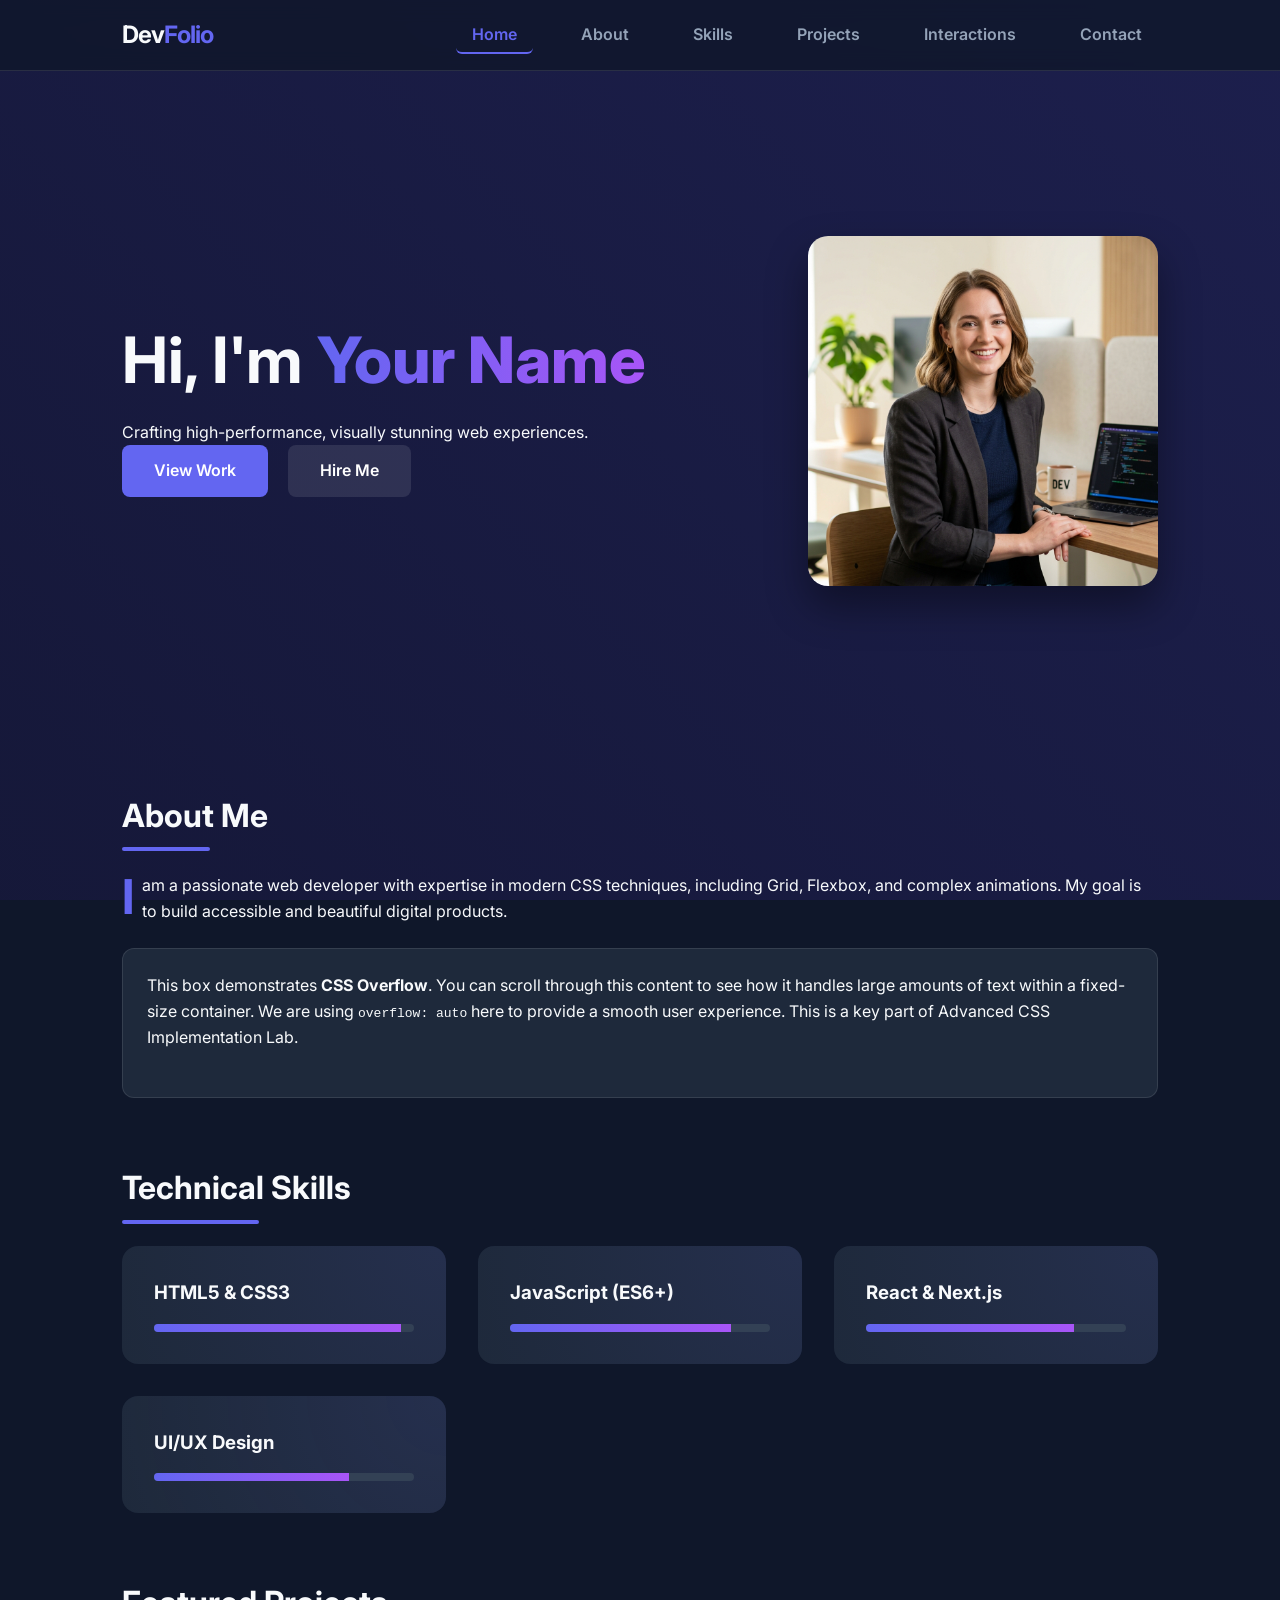
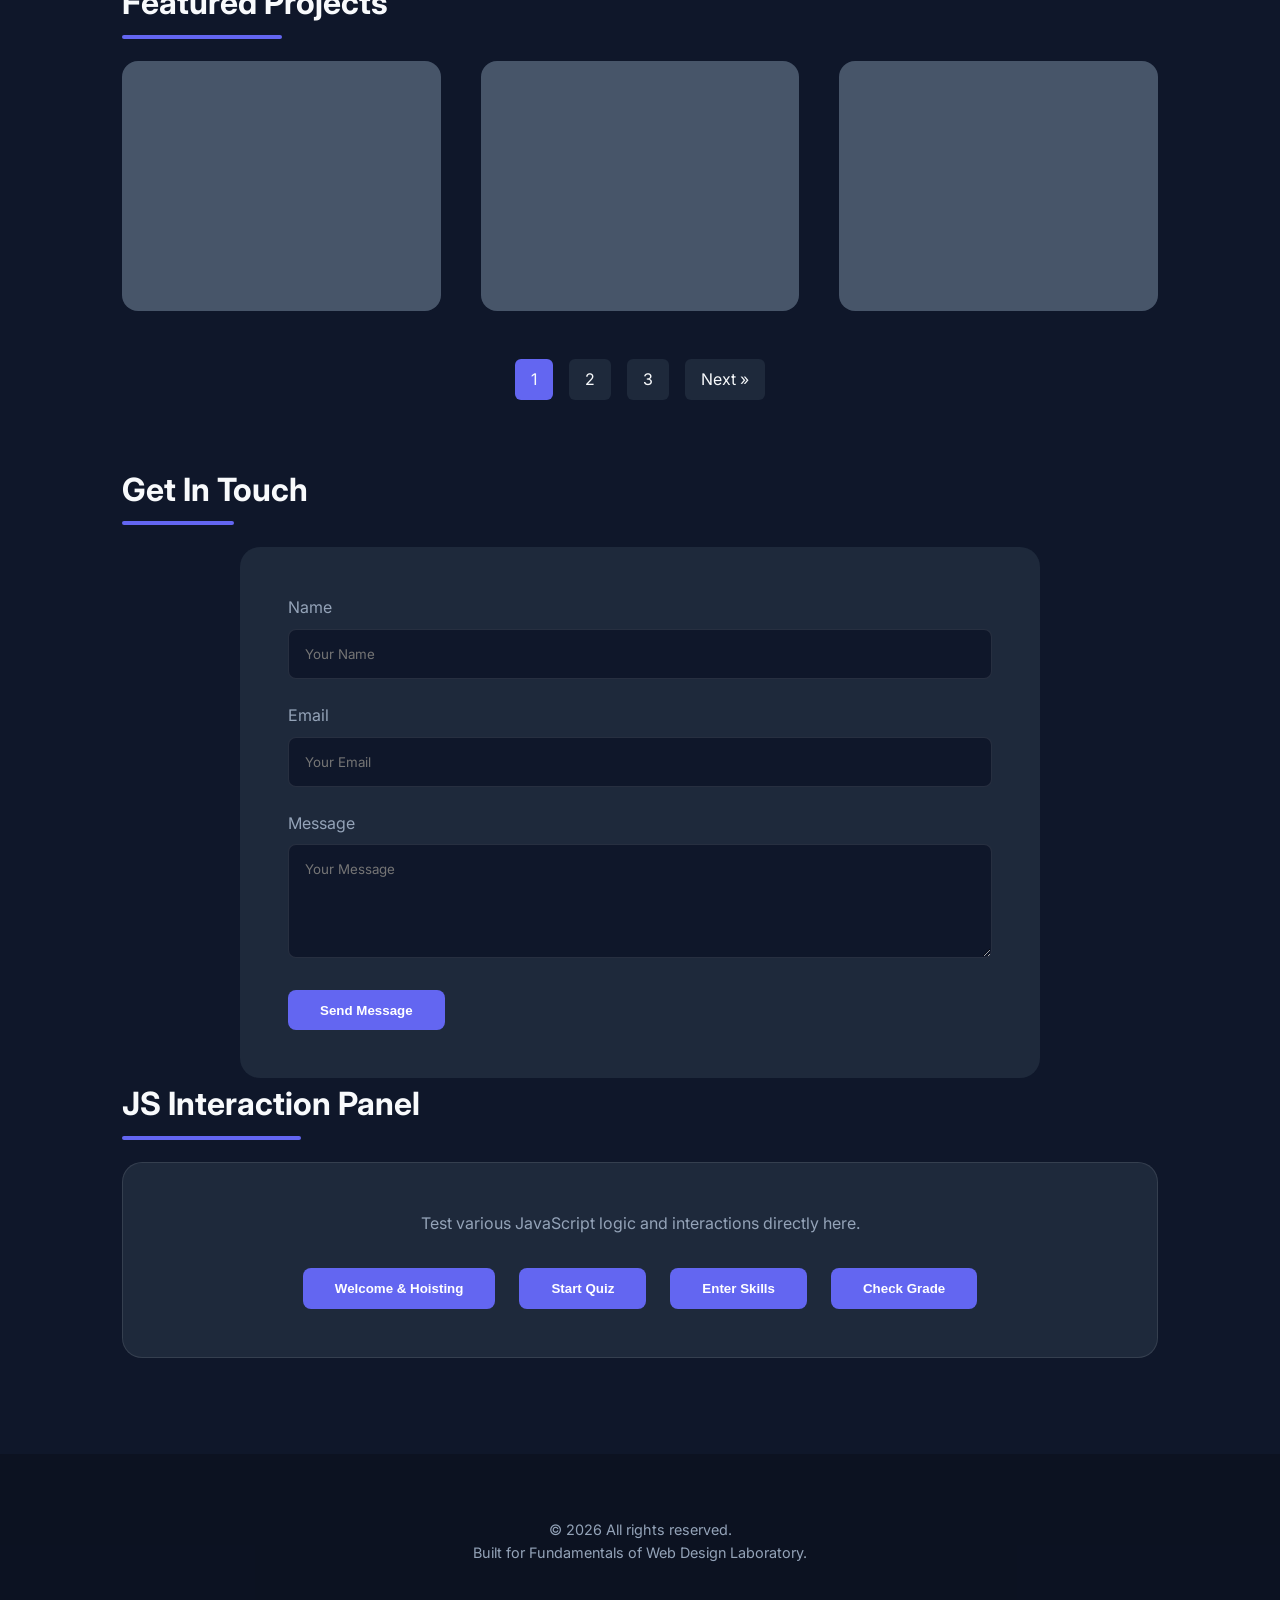
<file: advanced_portfolio/index.html>
<!DOCTYPE html>
<html lang="en">
<head>
    <meta charset="UTF-8">
    <meta name="viewport" content="width=device-width, initial-scale=1.0">
    <title>Advanced Personal Portfolio | Modern Design</title>
    <link rel="stylesheet" href="style.css">
    <!-- Google Fonts for premium typography -->
    <link href="https://fonts.googleapis.com/css2?family=Inter:wght@300;400;600;700&display=swap" rel="stylesheet">
</head>
<body>

    <!-- Animated Background Overlay -->
    <div class="bg-animation"></div>

    <header>
        <nav>
            <div class="logo">Dev<span>Folio</span></div>
            <ul>
                <li><a href="#home" class="active">Home</a></li>
                <li><a href="#about">About</a></li>
                <li><a href="#skills">Skills</a></li>
                <li><a href="#projects">Projects</a></li>
                <li><a href="#interactions">Interactions</a></li>
                <li><a href="#contact">Contact</a></li>
            </ul>
        </nav>
    </header>

    <main id="main-grid">
        <!-- Hero Section -->
        <section id="home" class="hero">
            <div class="hero-content fade-in">
                <h1>Hi, I'm <span class="gradient-text">Your Name</span></h1>
                <p>Crafting high-performance, visually stunning web experiences.</p>
                <div class="cta-buttons">
                    <a href="#projects" class="btn primary">View Work</a>
                    <a href="#contact" class="btn secondary">Hire Me</a>
                </div>
            </div>
            <div class="hero-image slide-in">
                <img src="profile.png" alt="Profile Photo" id="profile-img">
            </div>
        </section>

        <!-- About Section -->
        <section id="about" class="section">
            <h2 class="section-title">About Me</h2>
            <div class="about-container">
                <div class="about-text">
                    <p class="first-letter-styled">I am a passionate web developer with expertise in modern CSS techniques, including Grid, Flexbox, and complex animations. My goal is to build accessible and beautiful digital products.</p>
                    <div class="overflow-demo">
                        <div class="overflow-box">
                            <p>This box demonstrates <strong>CSS Overflow</strong>. You can scroll through this content to see how it handles large amounts of text within a fixed-size container. We are using <code>overflow: auto</code> here to provide a smooth user experience. This is a key part of Advanced CSS Implementation Lab.</p>
                        </div>
                    </div>
                </div>
            </div>
        </section>

        <!-- Skills Section (Flexbox & Progress Bars) -->
        <section id="skills" class="section">
            <h2 class="section-title">Technical Skills</h2>
            <div class="skills-grid">
                <div class="skill-card">
                    <h3>HTML5 & CSS3</h3>
                    <div class="progress-bar"><div class="progress" style="width: 95%;"></div></div>
                </div>
                <div class="skill-card">
                    <h3>JavaScript (ES6+)</h3>
                    <div class="progress-bar"><div class="progress" style="width: 85%;"></div></div>
                </div>
                <div class="skill-card">
                    <h3>React & Next.js</h3>
                    <div class="progress-bar"><div class="progress" style="width: 80%;"></div></div>
                </div>
                <div class="skill-card">
                    <h3>UI/UX Design</h3>
                    <div class="progress-bar"><div class="progress" style="width: 75%;"></div></div>
                </div>
            </div>
        </section>

        <!-- Projects Gallery (CSS Grid) -->
        <section id="projects" class="section">
            <h2 class="section-title">Featured Projects</h2>
            <div class="projects-grid">
                <div class="project-card">
                    <div class="project-overlay">
                        <h3>E-Commerce Platform</h3>
                        <p>Modern shopping experience with Grid layout.</p>
                    </div>
                </div>
                <div class="project-card">
                    <div class="project-overlay">
                        <h3>Weather Dashboard</h3>
                        <p>Real-time data visualization using API integration.</p>
                    </div>
                </div>
                <div class="project-card">
                    <div class="project-overlay">
                        <h3>Social Connect</h3>
                        <p>A full-stack social networking application.</p>
                    </div>
                </div>
            </div>
            
            <!-- Pagination Component -->
            <div class="pagination">
                <a href="#" class="page-link active">1</a>
                <a href="#" class="page-link">2</a>
                <a href="#" class="page-link">3</a>
                <a href="#" class="page-link">Next &raquo;</a>
            </div>
        </section>

        <!-- Contact Section (Form Styling) -->
        <section id="contact" class="section">
            <h2 class="section-title">Get In Touch</h2>
            <div class="contact-container">
                <form id="contact-form">
                    <div class="form-group">
                        <label for="name">Name</label>
                        <input type="text" id="name" name="name" placeholder="Your Name" required>
                    </div>
                    <div class="form-group">
                        <label for="email">Email</label>
                        <input type="email" id="email" name="email" placeholder="Your Email" required>
                    </div>
                    <div class="form-group">
                        <label for="message">Message</label>
                        <textarea id="message" name="message" rows="5" placeholder="Your Message"></textarea>
                    </div>
                    <button type="submit" class="btn primary">Send Message</button>
                </form>
            </div>
        <!-- Interactive JS Panel (Integrated from original Portfolio) -->
        <section id="interactions" class="section">
            <h2 class="section-title">JS Interaction Panel</h2>
            <div class="interaction-card">
                <p>Test various JavaScript logic and interactions directly here.</p>
                <div class="button-group">
                    <button id="welcome-btn" class="btn primary">Welcome & Hoisting</button>
                    <button id="quiz-btn" class="btn primary">Start Quiz</button>
                    <button id="skills-btn" class="btn primary">Enter Skills</button>
                    <button id="grade-btn" class="btn primary">Check Grade</button>
                </div>
            </div>
        </section>

    </main>

    <footer>
        <p>&copy; 2026 All rights reserved.</p>
        <p>Built for Fundamentals of Web Design Laboratory.</p>
    </footer>

    <script src="script.js"></script>
</body>
</html>
</file>
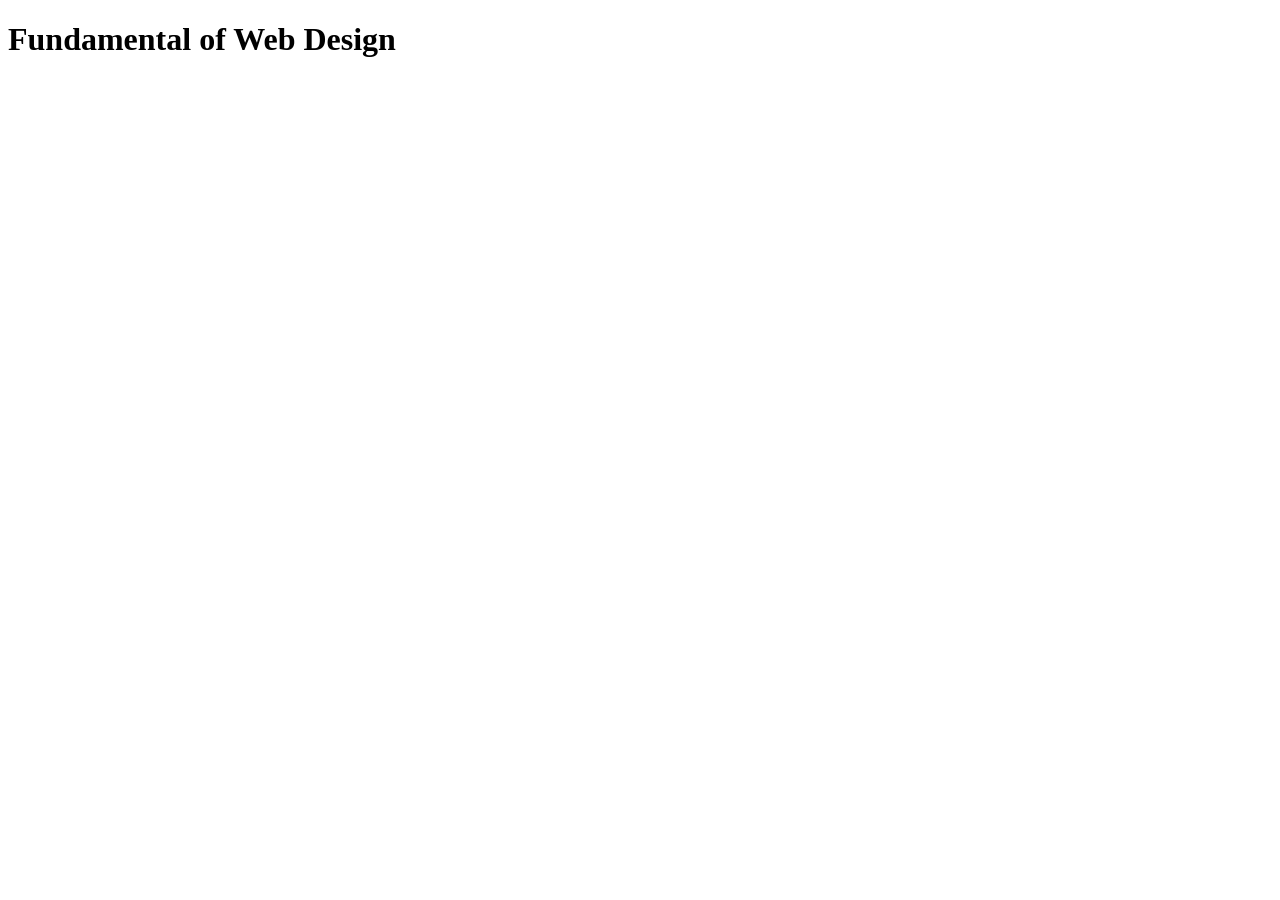
<file: alert_demo/alert_demo.html>
<!DOCTYPE html>
<html lang="en">
<head>
    <meta charset="UTF-8">
    <meta name="viewport" content="width=device-width, initial-scale=1.0">
    <title>JS alert</title>
</head>
<body>
    <h1>Fundamental of Web Design</h1>
    <script src="alert_demo.js"></script>
</body>
</html>
</file>
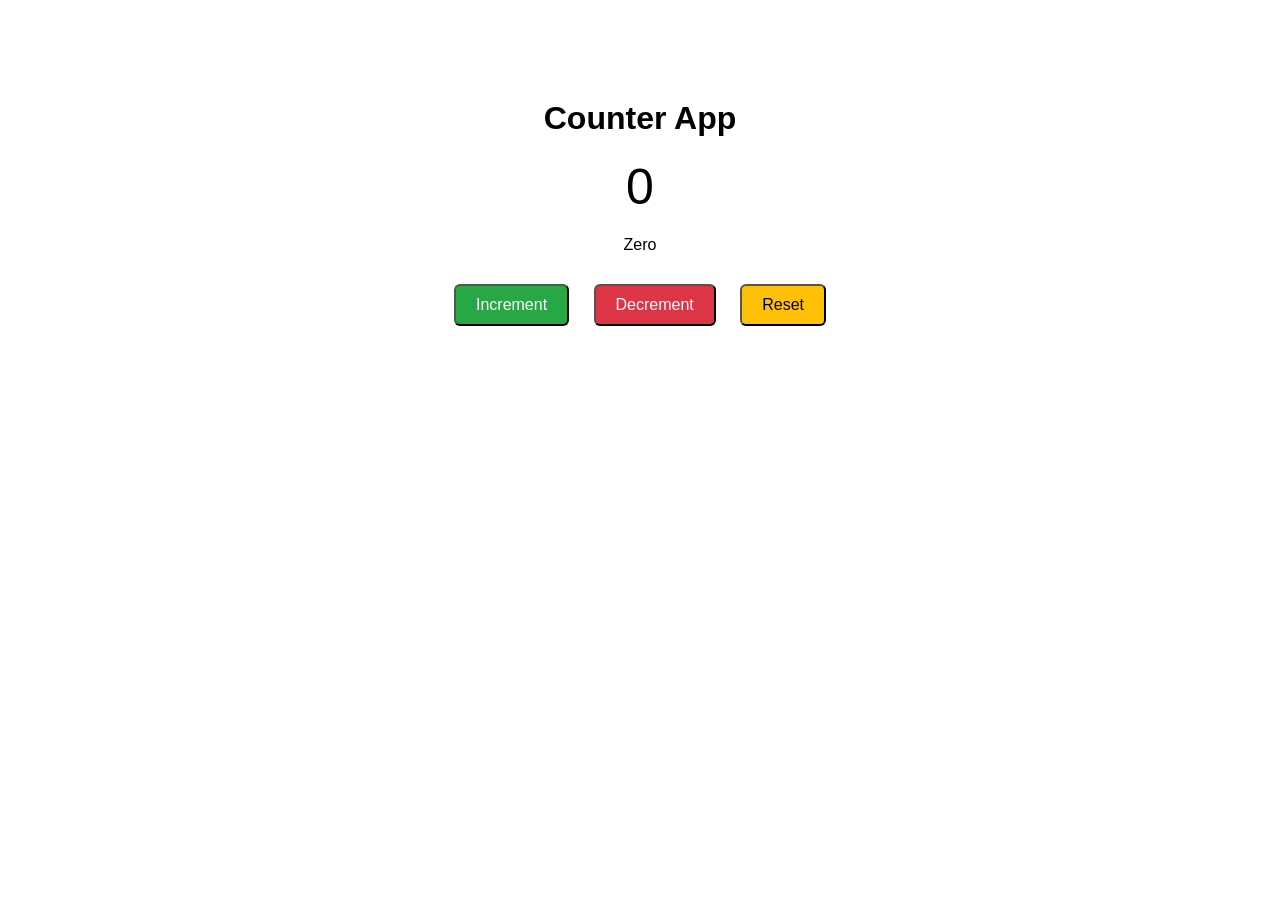
<file: counter/counter.html>
<!DOCTYPE html>
<html lang="en">
<head>
    <meta charset="UTF-8">
    <meta name="viewport" content="width=device-width, initial-scale=1.0">
    <title>Counter Web Application</title>
    <link rel="stylesheet" href="counter.css">
</head>
<body>

    <h1>Counter App</h1>

    <div id="counter">0</div>
    <p id="status">Zero</p>

    <div class="buttons">
        <button class="inc" onclick="increment()">Increment</button>
        <button class="dec" onclick="decrement()">Decrement</button>
        <button class="reset" ondblclick="reset()">Reset</button>
    </div>

    <script src="counter.js"></script>
</body>
</html>
</file>
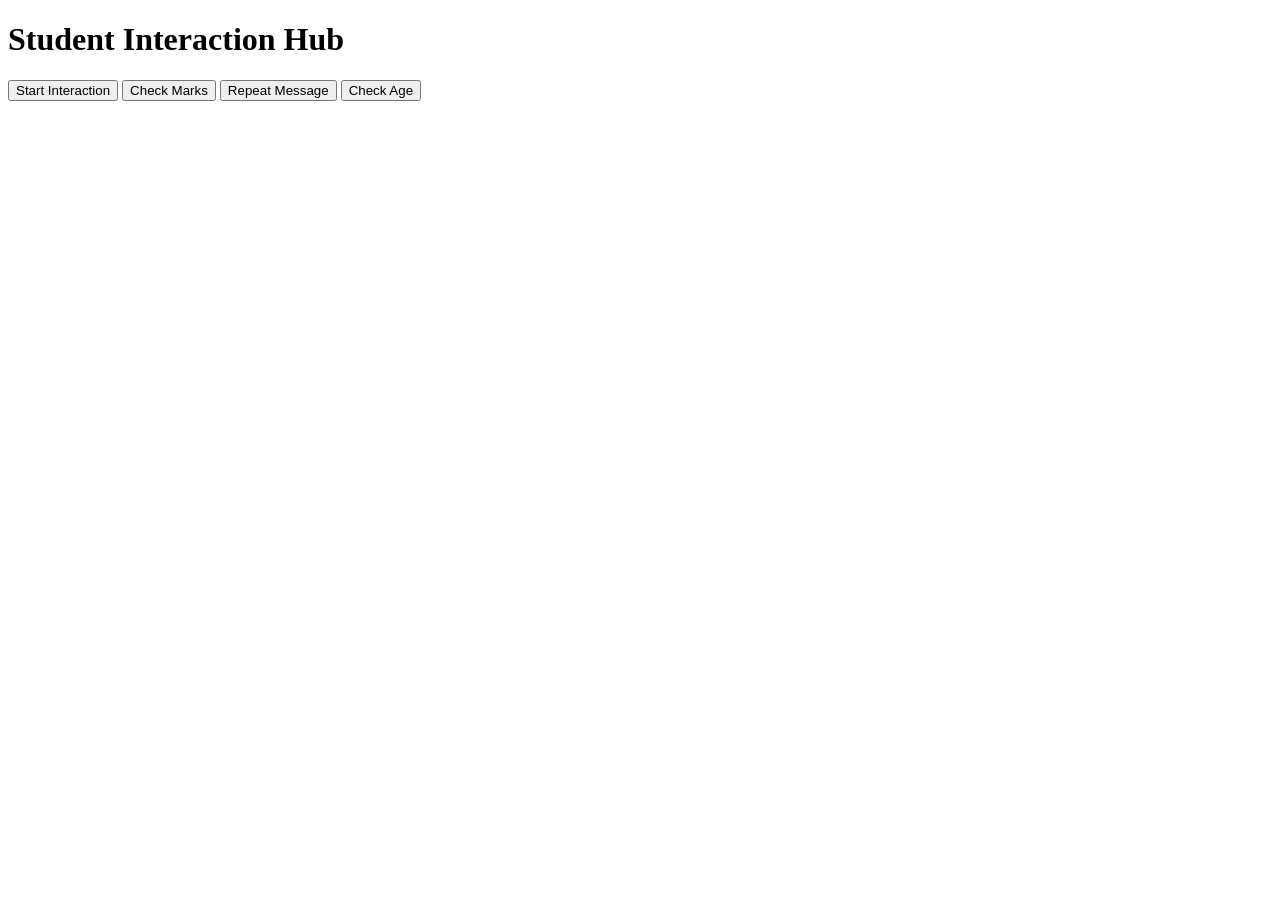
<file: student_hub/student_hub.html>
<!DOCTYPE html>
<html lang="en">
<head>
    <meta charset="UTF-8">
    <meta name="viewport" content="width=device-width, initial-scale=1.0">
    <title>Student Interaction Hub</title>
</head>
<body>
    <h1>Student Interaction Hub</h1>
    <button onclick="studentInteraction()">Start Interaction</button>
    <button onclick="studentCheck()">Check Marks</button>
    <button onclick="repeatMessage()">Repeat Message</button>
    <button onclick="bonus()">Check Age</button>
    <script src="student_hub.js"></script>
</body>
</html>
</file>
<file: advanced_portfolio/style.css>
/* 
   Advanced CSS Implementation (Experiments 04 & 05)
   Developer: Nailah Khan
*/

/* Part 8: CSS Custom Properties */
:root {
    --primary-color: #6366f1;
    --secondary-color: #a855f7;
    --dark-bg: #0f172a;
    --light-text: #f8fafc;
    --gray-text: #94a3b8;
    --card-bg: #1e293b;
    --transition-speed: 0.3s;
    --container-width: 1100px;
}

/* Base Reset */
* {
    margin: 0;
    padding: 0;
    box-sizing: border-box;
}

html {
    scroll-behavior: smooth;
}

body {
    font-family: 'Inter', sans-serif;
    background-color: var(--dark-bg);
    color: var(--light-text);
    line-height: 1.6;
    overflow-x: hidden;
}

/* Part 3: CSS Animations - Animated Gradient Background */
.bg-animation {
    position: fixed;
    top: 0;
    left: 0;
    width: 100%;
    height: 100%;
    background: linear-gradient(45deg, #0f172a, #1e1b4b, #312e81, #0f172a);
    background-size: 400% 400%;
    z-index: -1;
    animation: gradientBG 15s ease infinite;
    opacity: 0.5;
}

@keyframes gradientBG {
    0% { background-position: 0% 50%; }
    50% { background-position: 100% 50%; }
    100% { background-position: 0% 50%; }
}

/* Part 3: Navigation Bar Styling */
header {
    background: rgba(15, 23, 42, 0.8);
    backdrop-filter: blur(10px);
    position: fixed;
    width: 100%;
    top: 0;
    z-index: 1000;
    border-bottom: 1px solid rgba(255, 255, 255, 0.1);
}

nav {
    display: flex; /* Flexbox for alignment */
    justify-content: space-between;
    align-items: center;
    max-width: var(--container-width);
    margin: 0 auto;
    padding: 1rem 2rem;
}

.logo {
    font-size: 1.5rem;
    font-weight: 700;
    letter-spacing: -1px;
}

.logo span {
    color: var(--primary-color);
}

nav ul {
    list-style: none;
    display: flex;
}

/* Part 1: Display Property - Navigation items to inline-block */
nav ul li {
    display: inline-block; 
    margin-left: 2rem;
}

nav ul li a {
    text-decoration: none;
    color: var(--gray-text);
    font-weight: 600;
    transition: color var(--transition-speed), background var(--transition-speed);
    padding: 0.5rem 1rem;
    border-radius: 6px;
}

nav ul li a:hover {
    color: var(--light-text);
    background: rgba(99, 102, 241, 0.1);
}

nav ul li a.active {
    color: var(--primary-color);
    border-bottom: 2px solid var(--primary-color);
}

/* Part 1: Overall Page Layout using CSS Grid */
#main-grid {
    display: grid;
    grid-template-columns: 1fr;
    gap: 4rem;
    max-width: var(--container-width);
    margin: 6rem auto;
    padding: 0 2rem;
}

/* Part 2: Linear Gradient & Gradient Text */
.gradient-text {
    background: linear-gradient(to right, var(--primary-color), var(--secondary-color));
    -webkit-background-clip: text;
    background-clip: text;
    -webkit-text-fill-color: transparent;
    font-weight: 800;
}

/* Hero Section */
.hero {
    display: flex;
    align-items: center;
    justify-content: space-between;
    min-height: 70vh;
}

.hero-content h1 {
    font-size: 4rem;
    line-height: 1.1;
    margin-bottom: 1.5rem;
}

/* Part 3: Keyframe Animations - Fade In & Slide In */
.fade-in {
    animation: fadeIn 1.5s ease-out;
}

.slide-in {
    animation: slideIn 1s ease-out;
}

@keyframes fadeIn {
    from { opacity: 0; }
    to { opacity: 1; }
}

@keyframes slideIn {
    from { transform: translateX(50px); opacity: 0; }
    to { transform: translateX(0); opacity: 1; }
}

/* Part 2: Float Property */
#profile-img {
    width: 350px;
    height: 350px;
    border-radius: 20px;
    object-fit: cover;
    float: right; /* Floating the image */
    margin-left: 2rem;
    box-shadow: 0 20px 40px rgba(0,0,0,0.4);
    transition: transform 0.5s ease;
}

#profile-img:hover {
    transform: scale(1.05) rotate(2deg); /* Transform & Hover Animation */
}

/* Part 2: Overflow Property */
.overflow-box {
    width: 100%;
    height: 150px;
    background: var(--card-bg);
    padding: 1.5rem;
    border-radius: 12px;
    overflow: auto; /* Demonstration of overflow auto */
    margin-top: 1.5rem;
    border: 1px solid rgba(255,255,255,0.1);
}

/* Part 4: Advanced Selectors - Pseudo-elements */
.first-letter-styled::first-letter {
    font-size: 3rem;
    color: var(--primary-color);
    font-weight: 700;
    float: left;
    margin-right: 0.5rem;
    line-height: 1;
}

/* Part 5: Flexbox & Grid for Skills/Projects */
.section-title {
    font-size: 2rem;
    margin-bottom: 2rem;
    position: relative;
    display: inline-block;
}

.section-title::after {
    content: '';
    position: absolute;
    bottom: -10px;
    left: 0;
    width: 60%;
    height: 4px;
    background: var(--primary-color);
    border-radius: 2px;
}

.skills-grid {
    display: grid;
    grid-template-columns: repeat(auto-fit, minmax(250px, 1fr));
    gap: 2rem;
}

/* Part 2: Radial Gradient on Cards */
.skill-card {
    background: radial-gradient(circle at top right, rgba(99, 102, 241, 0.1), transparent), var(--card-bg);
    padding: 2rem;
    border-radius: 16px;
    transition: transform var(--transition-speed);
}

.skill-card:hover {
    transform: translateY(-10px);
}

/* Part 4: Advanced UI Components - Animated Progress Bars */
.progress-bar {
    width: 100%;
    height: 8px;
    background: #334155;
    border-radius: 4px;
    margin-top: 1rem;
    overflow: hidden;
}

.progress {
    height: 100%;
    background: linear-gradient(to right, var(--primary-color), var(--secondary-color));
    animation: fillProgress 2s ease-out forwards;
}

@keyframes fillProgress {
    from { width: 0; }
}

/* Part 1 & Part 5: Projects Grid using CSS Grid */
.projects-grid {
    display: grid;
    grid-template-columns: repeat(auto-fit, minmax(300px, 1fr)); /* Use of repeat and minmax */
    gap: 2.5rem;
}

.project-card {
    height: 250px;
    background: #475569;
    border-radius: 16px;
    position: relative;
    overflow: hidden;
}

/* Part 4: Image Hover Effects & Overlay */
.project-overlay {
    position: absolute;
    top: 0;
    left: 0;
    width: 100%;
    height: 100%;
    background: rgba(99, 102, 241, 0.9);
    display: flex;
    flex-direction: column;
    justify-content: center;
    align-items: center;
    padding: 2rem;
    text-align: center;
    transform: translateY(100%);
    transition: transform var(--transition-speed) ease;
}

.project-card:hover .project-overlay {
    transform: translateY(0);
}

/* Part 7: Pagination Component */
.pagination {
    display: flex;
    justify-content: center;
    margin-top: 3rem;
    gap: 1rem;
}

.page-link {
    display: inline-block;
    padding: 0.5rem 1rem;
    background: var(--card-bg);
    color: var(--light-text);
    text-decoration: none;
    border-radius: 6px;
    transition: background var(--transition-speed);
}

.page-link:hover, .page-link.active {
    background: var(--primary-color);
}

/* Part 6: Form Styling */
.contact-container {
    background: var(--card-bg);
    padding: 3rem;
    border-radius: 20px;
    max-width: 800px;
    margin: 0 auto;
}

.form-group {
    margin-bottom: 1.5rem;
}

.form-group label {
    display: block;
    margin-bottom: 0.5rem;
    color: var(--gray-text);
}

/* Attribute Selectors */
input[type="text"], input[type="email"], textarea {
    width: 100%;
    padding: 1rem;
    background: var(--dark-bg);
    border: 1px solid rgba(255,255,255,0.1);
    border-radius: 8px;
    color: var(--light-text);
    font-family: inherit;
    transition: border-color var(--transition-speed);
}

input:focus, textarea:focus {
    outline: none;
    border-color: var(--primary-color); /* Change border on focus */
}

.btn {
    display: inline-block;
    padding: 0.8rem 2rem;
    border-radius: 8px;
    text-decoration: none;
    font-weight: 600;
    transition: transform 0.2s, opacity 0.2s;
    cursor: pointer;
    border: none;
}

.btn.primary {
    background: var(--primary-color);
    color: white;
}

.btn.secondary {
    background: rgba(255,255,255,0.1);
    color: white;
    margin-left: 1rem;
}

.btn:hover {
    opacity: 0.9;
    transform: translateY(-2px);
}

/* JS Interaction Panel Styling */
.interaction-card {
    background: var(--card-bg);
    padding: 3rem;
    border-radius: 20px;
    text-align: center;
    border: 1px solid rgba(255,255,255,0.1);
}

.interaction-card p {
    margin-bottom: 2rem;
    color: var(--gray-text);
}

.interaction-card .button-group {
    display: flex;
    flex-wrap: wrap;
    justify-content: center;
    gap: 1.5rem;
}

/* Part 9: Responsive Design using Media Queries */
@media (max-width: 992px) {
    :root { --container-width: 90%; }
    .hero { flex-direction: column; text-align: center; }
    #profile-img { float: none; margin: 2rem 0 0 0; width: 300px; height: 300px; }
    .hero-content h1 { font-size: 3rem; }
}

@media (max-width: 768px) {
    /* Stack navigation vertically on small screens */
    nav { flex-direction: column; gap: 1rem; }
    nav ul { flex-direction: column; text-align: center; }
    nav ul li { margin: 0.5rem 0; }
    
    .hero-content h1 { font-size: 2.5rem; }
    .projects-grid { grid-template-columns: 1fr; } /* Single column cards on mobile */
    .skills-grid { grid-template-columns: 1fr; }
}

footer {
    text-align: center;
    padding: 4rem 2rem;
    background: rgba(0,0,0,0.2);
    margin-top: 4rem;
}

footer p {
    color: var(--gray-text);
    font-size: 0.9rem;
}
</file>
<file: counter/counter.css>
body {
    text-align: center;
    font-family: Arial;
    margin-top: 100px;
}

#counter {
    font-size: 50px;
    margin: 20px;
}

button {
    padding: 10px 20px;
    margin: 10px;
    font-size: 16px;
    cursor: pointer;
    border-radius: 6px;
    color: white;
}

.inc {
    background-color: #28a745;
}

.dec {
    background-color: #dc3545;
}

.reset {
    background-color: #ffc107;
    color: black;
}

.buttons {
    margin-top: 20px;
}
</file>
